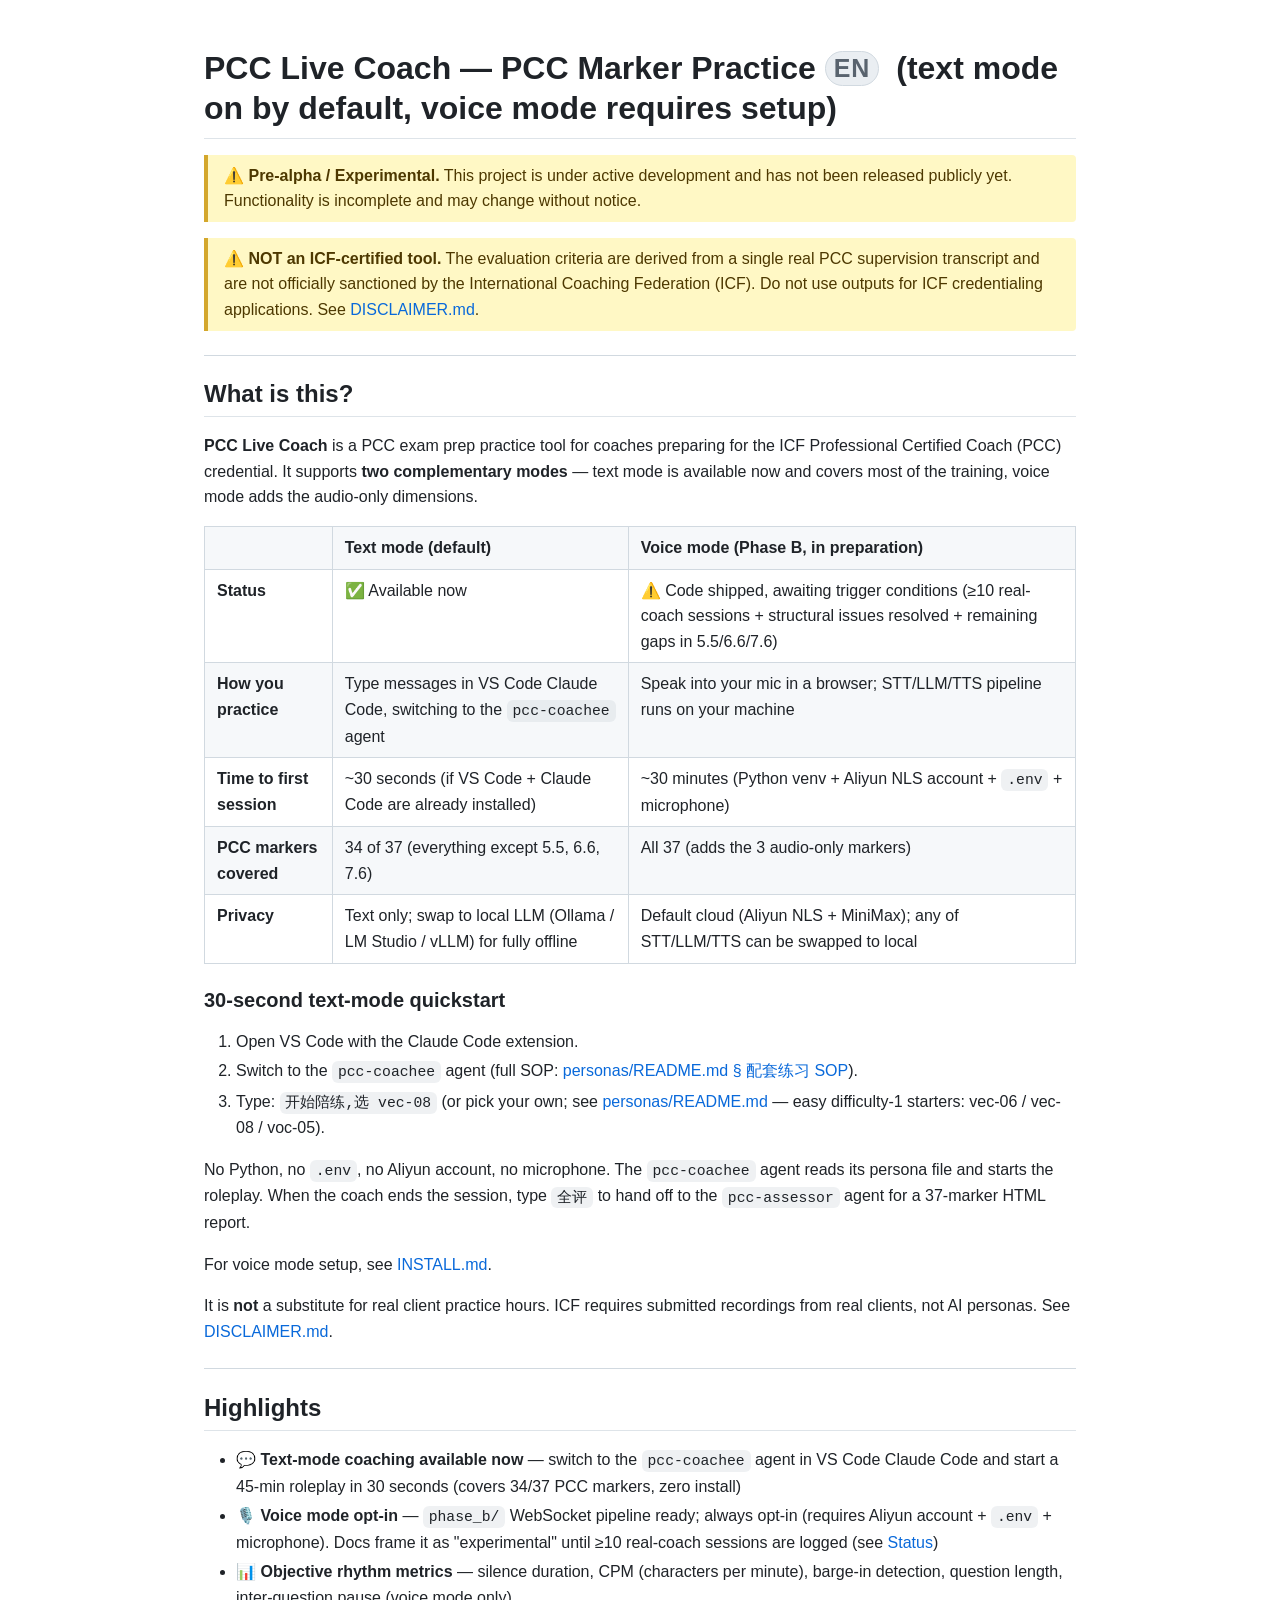
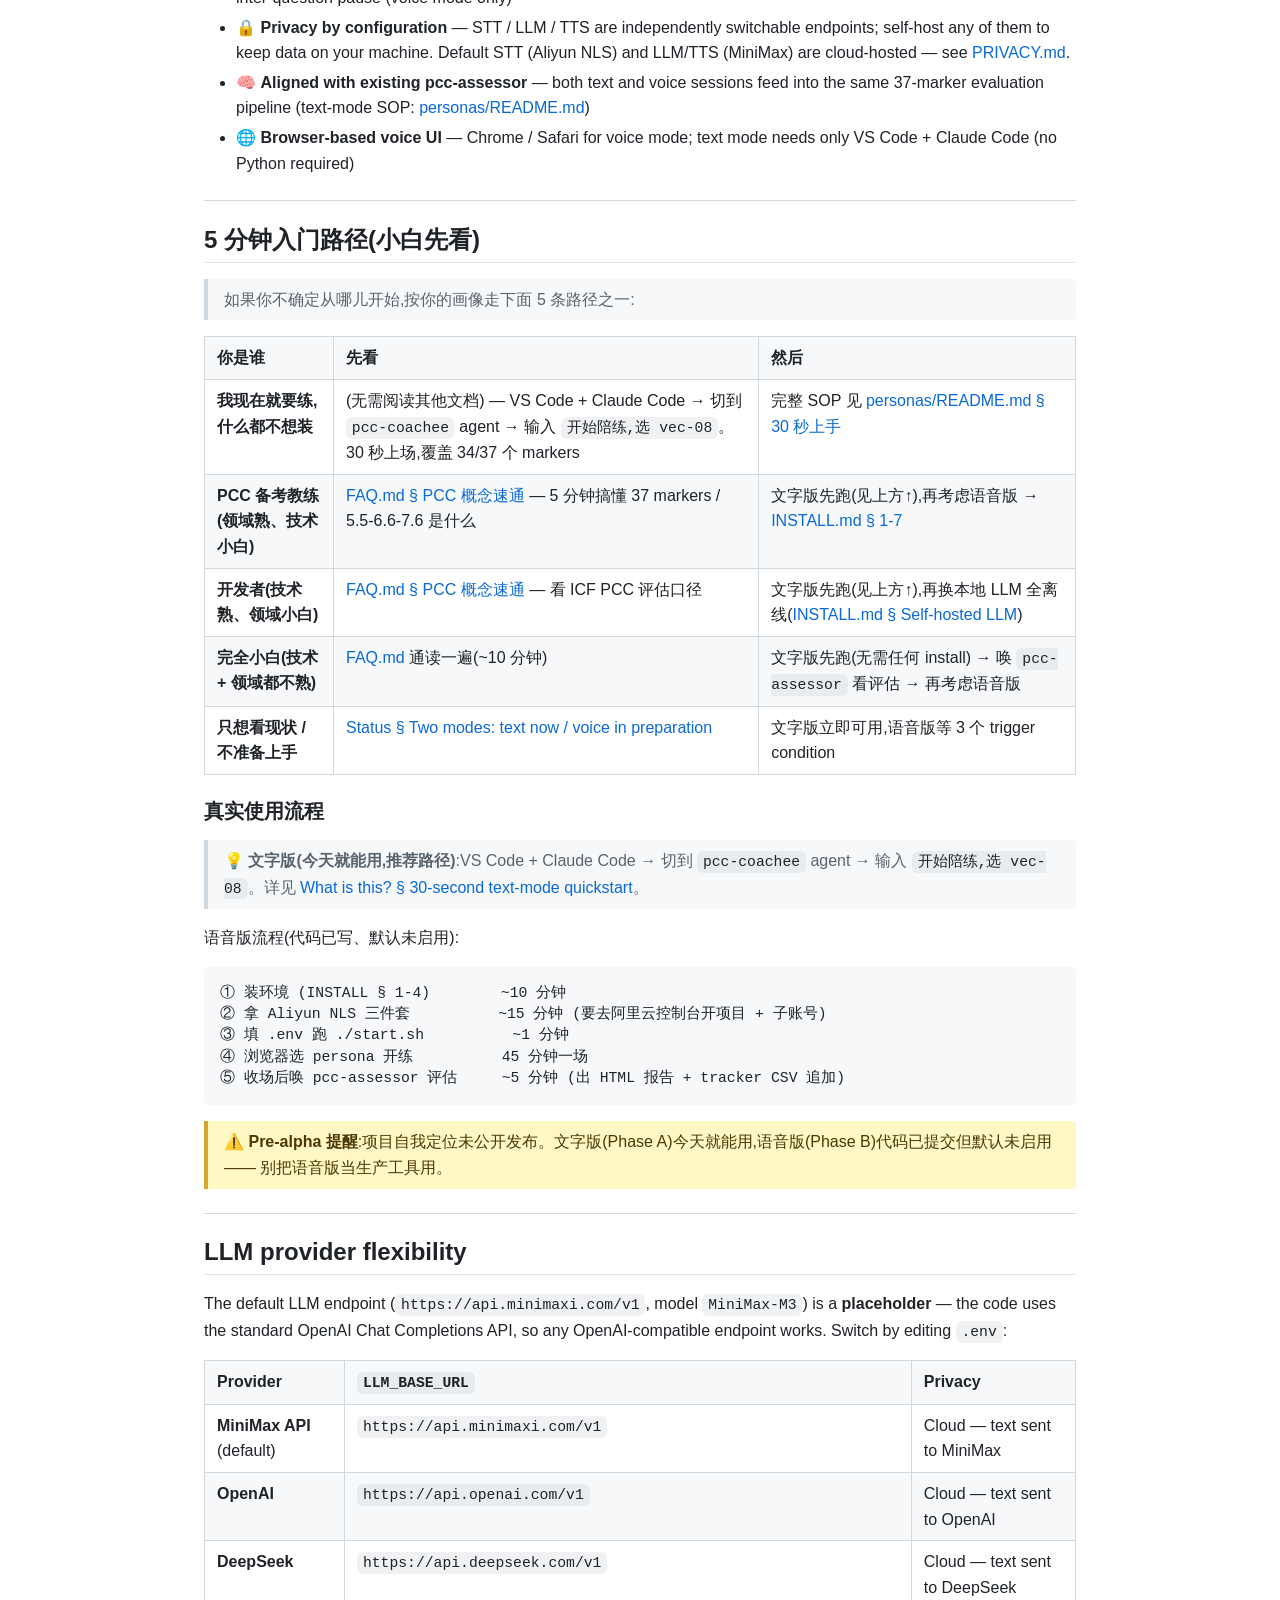
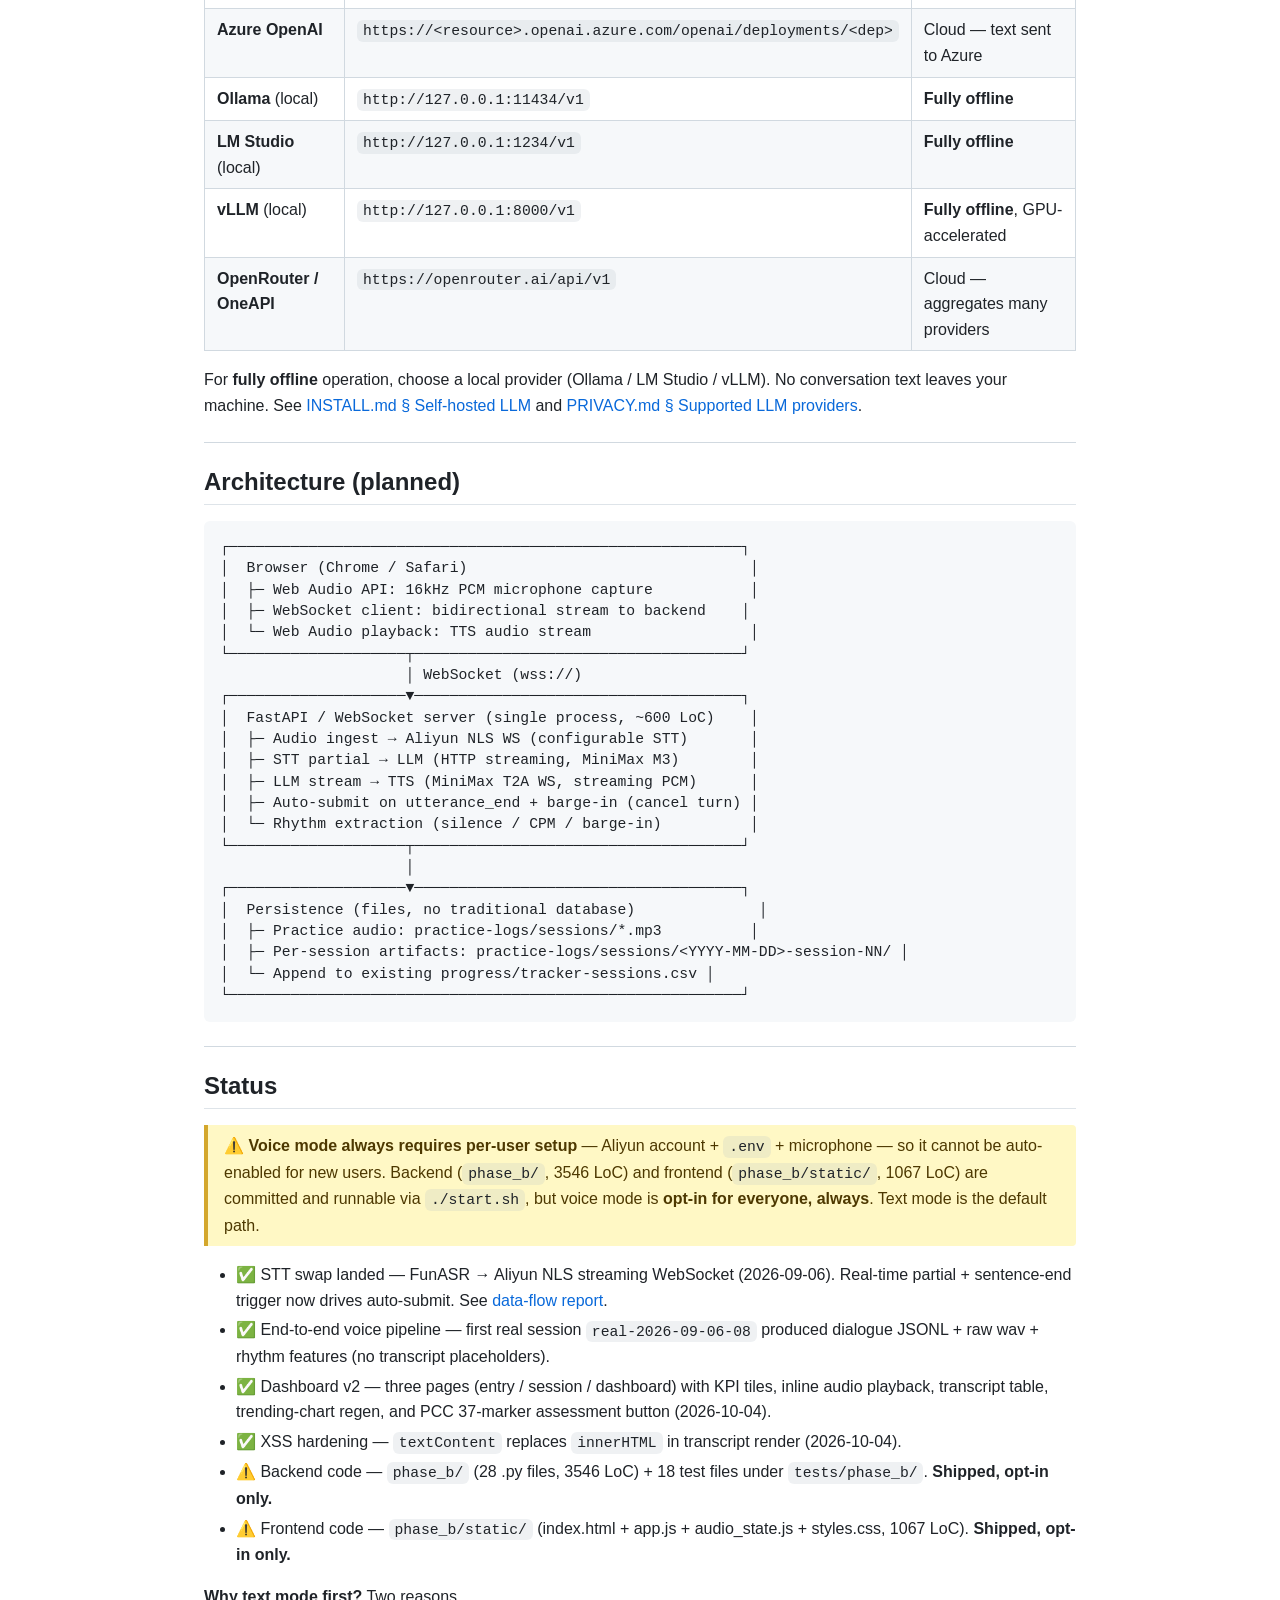
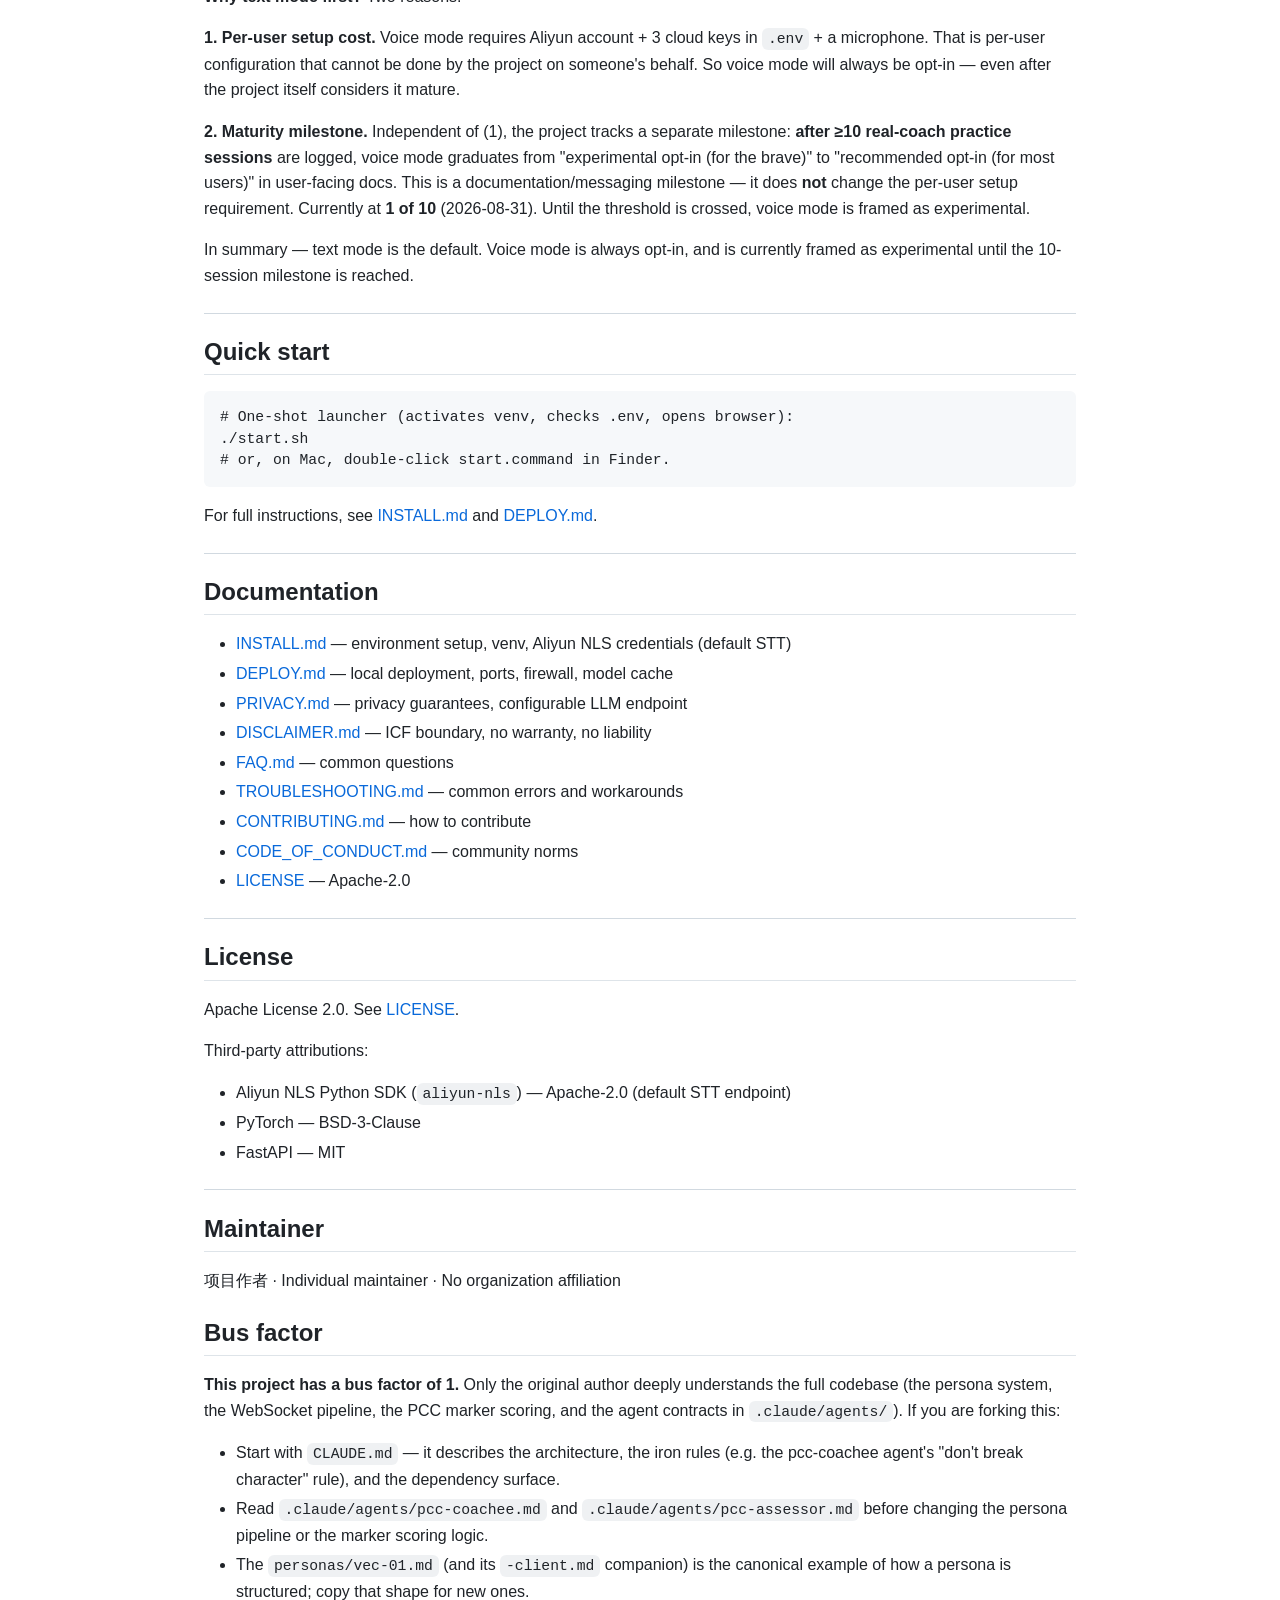
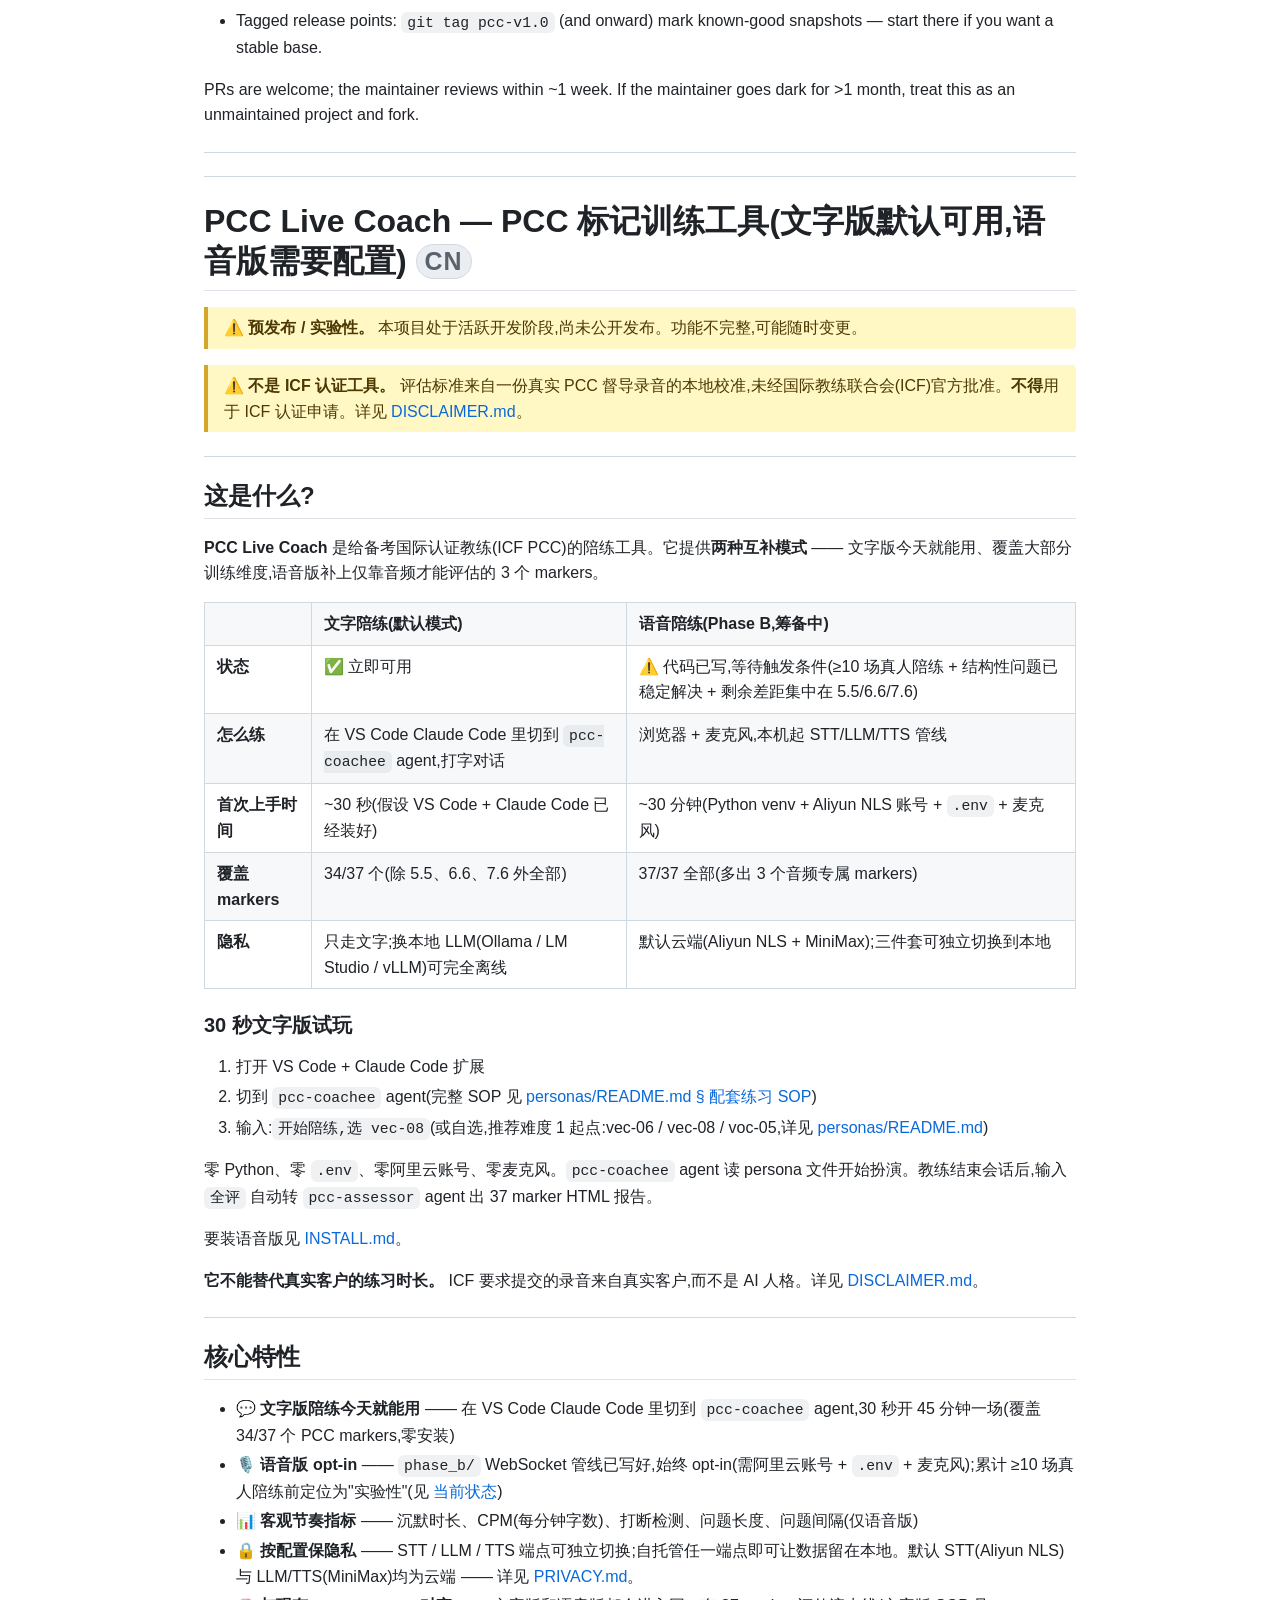
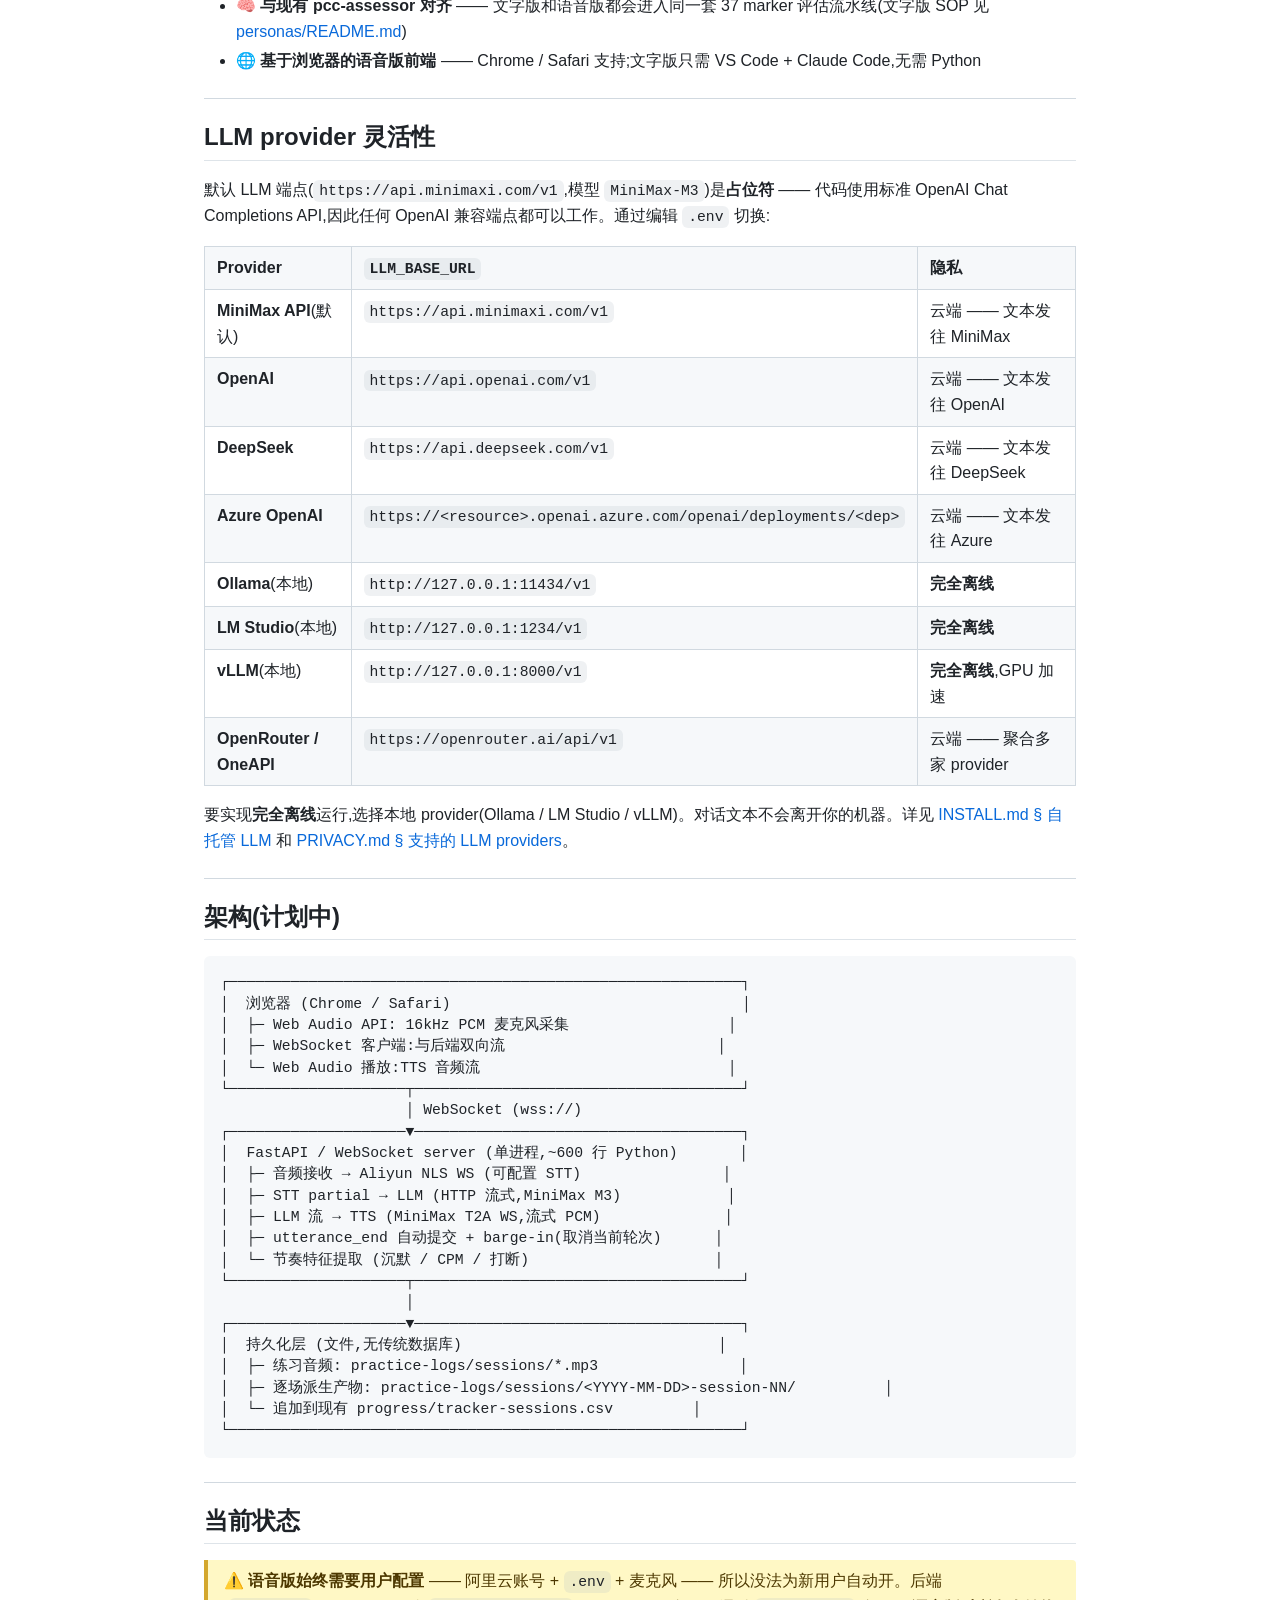
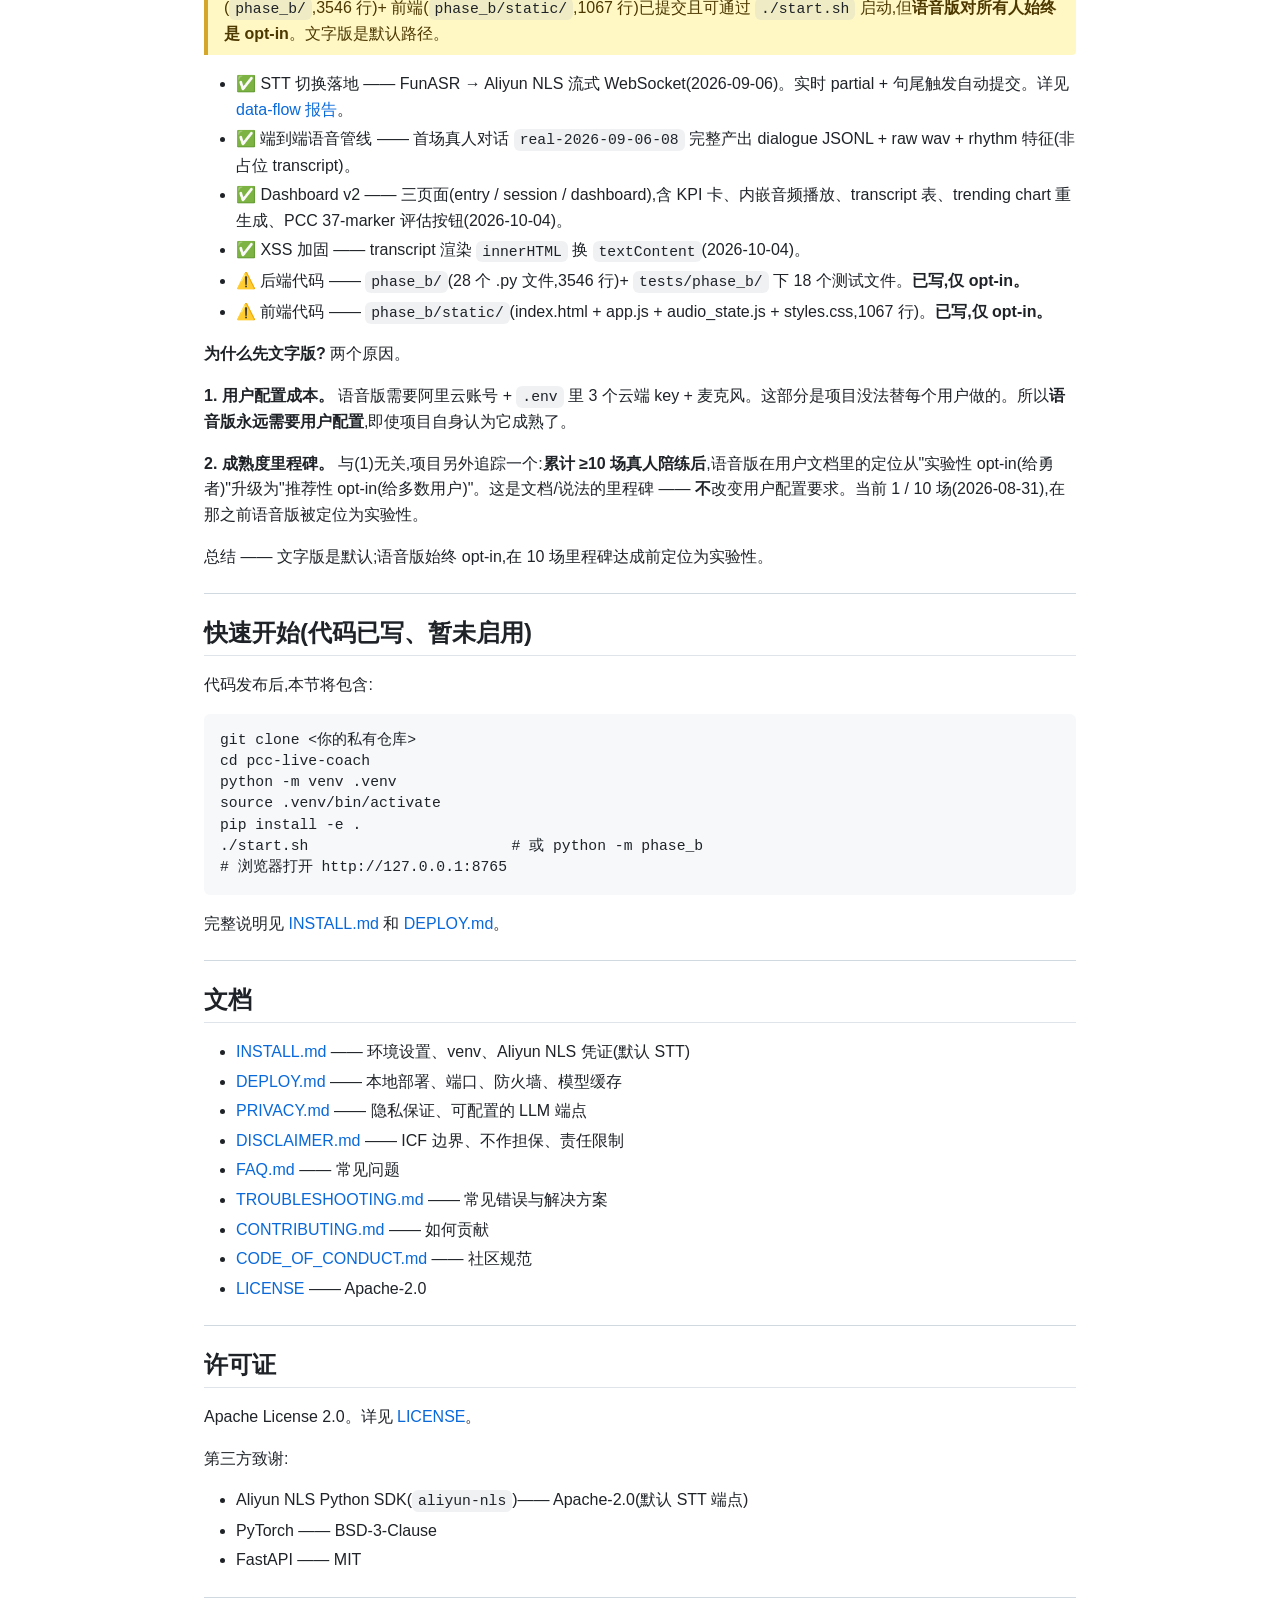
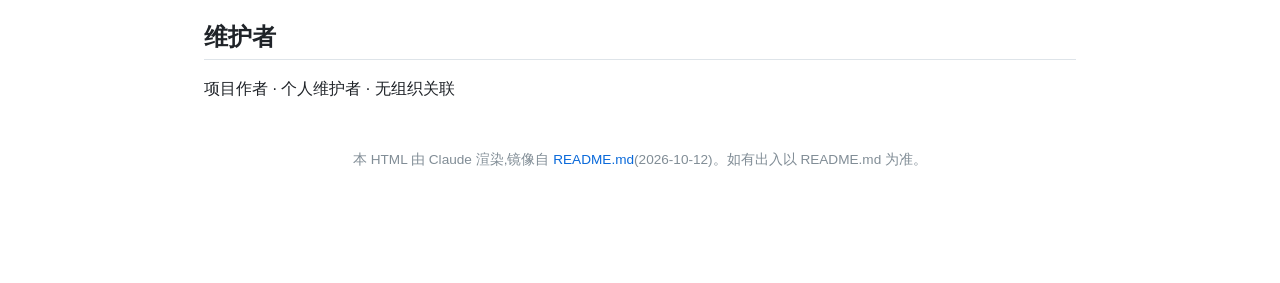
<file: README.html>
<!DOCTYPE html>
<html lang="en">
<head>
<meta charset="UTF-8">
<meta name="viewport" content="width=device-width, initial-scale=1">
<title>PCC Live Coach — PCC Marker Practice (text mode now, voice mode in preparation)</title>
<style>
:root {
  --fg: #1f2328;
  --fg-muted: #59636e;
  --fg-subtle: #818d96;
  --bg: #ffffff;
  --bg-soft: #f6f8fa;
  --bg-muted: #eaeef2;
  --border: #d1d9e0;
  --border-muted: #d1d9e0b3;
  --accent: #0969da;
  --accent-bg: #ddf4ff;
  --warning-bg: #fff8c5;
  --warning-border: #d4a72c;
  --warning-fg: #4d3800;
  --code-bg: #afb8c133;
  --code-fg: #1f2328;
  --shadow: 0 1px 3px rgba(31, 35, 40, 0.12);
  --link-fg: #0969da;
}
@media (prefers-color-scheme: dark) {
  :root {
    --fg: #e6edf3;
    --fg-muted: #9198a1;
    --fg-subtle: #6e7681;
    --bg: #0d1117;
    --bg-soft: #161b22;
    --bg-muted: #21262d;
    --border: #30363d;
    --border-muted: #30363d80;
    --accent: #2f81f7;
    --accent-bg: #0c2d6b;
    --warning-bg: #3a2d00;
    --warning-border: #9d6307;
    --warning-fg: #e3b300;
    --code-bg: #6e768166;
    --code-fg: #e6edf3;
    --shadow: 0 0 transparent;
    --link-fg: #2f81f7;
  }
}
* { box-sizing: border-box; }
html, body {
  margin: 0;
  padding: 0;
  background: var(--bg);
  color: var(--fg);
  font-family: -apple-system, BlinkMacSystemFont, "Segoe UI", "Noto Sans", Helvetica, Arial, sans-serif, "Apple Color Emoji", "Segoe UI Emoji";
  font-size: 16px;
  line-height: 1.6;
  -webkit-font-smoothing: antialiased;
}
.markdown-body {
  max-width: 920px;
  margin: 0 auto;
  padding: 48px 24px 96px;
}
.markdown-body h1,
.markdown-body h2,
.markdown-body h3,
.markdown-body h4 {
  font-weight: 600;
  line-height: 1.25;
  margin-top: 24px;
  margin-bottom: 16px;
}
.markdown-body h1 {
  font-size: 2em;
  border-bottom: 1px solid var(--border-muted);
  padding-bottom: 0.3em;
  margin-top: 0;
}
.markdown-body h2 {
  font-size: 1.5em;
  border-bottom: 1px solid var(--border-muted);
  padding-bottom: 0.3em;
}
.markdown-body h3 {
  font-size: 1.25em;
}
.markdown-body p {
  margin-top: 0;
  margin-bottom: 16px;
}
.markdown-body a {
  color: var(--link-fg);
  text-decoration: none;
}
.markdown-body a:hover {
  text-decoration: underline;
}
.markdown-body strong {
  font-weight: 600;
}
.markdown-body ul,
.markdown-body ol {
  padding-left: 2em;
  margin-top: 0;
  margin-bottom: 16px;
}
.markdown-body li {
  margin-bottom: 4px;
}
.markdown-body li > p {
  margin-bottom: 4px;
}
.markdown-body blockquote {
  margin: 0 0 16px 0;
  padding: 8px 16px;
  color: var(--fg-muted);
  border-left: 4px solid var(--border);
  background: var(--bg-soft);
  border-radius: 0 4px 4px 0;
}
.markdown-body blockquote.warning {
  border-left-color: var(--warning-border);
  background: var(--warning-bg);
  color: var(--warning-fg);
}
.markdown-body hr {
  height: 0.5px;
  border: 0;
  background: var(--border);
  margin: 24px 0;
}
.markdown-body code {
  font-family: ui-monospace, SFMono-Regular, "SF Mono", Menlo, Consolas, "Liberation Mono", monospace;
  font-size: 0.92em;
  padding: 0.2em 0.4em;
  background: var(--code-bg);
  border-radius: 6px;
  color: var(--code-fg);
}
.markdown-body pre {
  margin: 0 0 16px 0;
  padding: 16px;
  background: var(--bg-soft);
  border-radius: 6px;
  overflow-x: auto;
  font-family: ui-monospace, SFMono-Regular, "SF Mono", Menlo, Consolas, "Liberation Mono", monospace;
  font-size: 0.92em;
  line-height: 1.45;
}
.markdown-body pre code {
  padding: 0;
  background: transparent;
  font-size: 1em;
  color: var(--fg);
}
.markdown-body table {
  border-collapse: collapse;
  margin: 0 0 16px 0;
  display: block;
  overflow-x: auto;
  max-width: 100%;
}
.markdown-body table th,
.markdown-body table td {
  padding: 8px 12px;
  border: 1px solid var(--border);
  text-align: left;
  vertical-align: top;
}
.markdown-body table th {
  background: var(--bg-soft);
  font-weight: 600;
}
.markdown-body table tr:nth-child(2n) {
  background: var(--bg-soft);
}
.lang-badge {
  display: inline-block;
  font-size: 0.78em;
  font-weight: 600;
  color: var(--fg-muted);
  background: var(--bg-muted);
  border: 1px solid var(--border);
  border-radius: 999px;
  padding: 1px 8px;
  margin-right: 8px;
  vertical-align: 2px;
  letter-spacing: 0.04em;
}
</style>
</head>
<body>
<article class="markdown-body">

<h1>PCC Live Coach — PCC Marker Practice <span class="lang-badge">EN</span> (text mode on by default, voice mode requires setup)</h1>

<blockquote class="warning">⚠️ <strong>Pre-alpha / Experimental.</strong> This project is under active development and has not been released publicly yet. Functionality is incomplete and may change without notice.</blockquote>

<blockquote class="warning">⚠️ <strong>NOT an ICF-certified tool.</strong> The evaluation criteria are derived from a single real PCC supervision transcript and are not officially sanctioned by the International Coaching Federation (ICF). Do not use outputs for ICF credentialing applications. See <a href="DISCLAIMER.md">DISCLAIMER.md</a>.</blockquote>

<hr>

<h2>What is this?</h2>

<p><strong>PCC Live Coach</strong> is a PCC exam prep practice tool for coaches preparing for the ICF Professional Certified Coach (PCC) credential. It supports <strong>two complementary modes</strong> — text mode is available now and covers most of the training, voice mode adds the audio-only dimensions.</p>

<table>
<thead><tr><th></th><th>Text mode (default)</th><th>Voice mode (Phase B, in preparation)</th></tr></thead>
<tbody>
<tr><td><strong>Status</strong></td><td>✅ Available now</td><td>⚠️ Code shipped, awaiting trigger conditions (≥10 real-coach sessions + structural issues resolved + remaining gaps in 5.5/6.6/7.6)</td></tr>
<tr><td><strong>How you practice</strong></td><td>Type messages in VS Code Claude Code, switching to the <code>pcc-coachee</code> agent</td><td>Speak into your mic in a browser; STT/LLM/TTS pipeline runs on your machine</td></tr>
<tr><td><strong>Time to first session</strong></td><td>~30 seconds (if VS Code + Claude Code are already installed)</td><td>~30 minutes (Python venv + Aliyun NLS account + <code>.env</code> + microphone)</td></tr>
<tr><td><strong>PCC markers covered</strong></td><td>34 of 37 (everything except 5.5, 6.6, 7.6)</td><td>All 37 (adds the 3 audio-only markers)</td></tr>
<tr><td><strong>Privacy</strong></td><td>Text only; swap to local LLM (Ollama / LM Studio / vLLM) for fully offline</td><td>Default cloud (Aliyun NLS + MiniMax); any of STT/LLM/TTS can be swapped to local</td></tr>
</tbody>
</table>

<h3>30-second text-mode quickstart</h3>

<ol>
<li>Open VS Code with the Claude Code extension.</li>
<li>Switch to the <code>pcc-coachee</code> agent (full SOP: <a href="personas/README.md">personas/README.md § 配套练习 SOP</a>).</li>
<li>Type: <code>开始陪练,选 vec-08</code> (or pick your own; see <a href="personas/README.md">personas/README.md</a> — easy difficulty-1 starters: vec-06 / vec-08 / voc-05).</li>
</ol>

<p>No Python, no <code>.env</code>, no Aliyun account, no microphone. The <code>pcc-coachee</code> agent reads its persona file and starts the roleplay. When the coach ends the session, type <code>全评</code> to hand off to the <code>pcc-assessor</code> agent for a 37-marker HTML report.</p>

<p>For voice mode setup, see <a href="INSTALL.md">INSTALL.md</a>.</p>

<p>It is <strong>not</strong> a substitute for real client practice hours. ICF requires submitted recordings from real clients, not AI personas. See <a href="DISCLAIMER.md">DISCLAIMER.md</a>.</p>

<hr>

<h2>Highlights</h2>

<ul>
<li>💬 <strong>Text-mode coaching available now</strong> — switch to the <code>pcc-coachee</code> agent in VS Code Claude Code and start a 45-min roleplay in 30 seconds (covers 34/37 PCC markers, zero install)</li>
<li>🎙️ <strong>Voice mode opt-in</strong> — <code>phase_b/</code> WebSocket pipeline ready; always opt-in (requires Aliyun account + <code>.env</code> + microphone). Docs frame it as "experimental" until ≥10 real-coach sessions are logged (see <a href="#status">Status</a>)</li>
<li>📊 <strong>Objective rhythm metrics</strong> — silence duration, CPM (characters per minute), barge-in detection, question length, inter-question pause (voice mode only)</li>
<li>🔒 <strong>Privacy by configuration</strong> — STT / LLM / TTS are independently switchable endpoints; self-host any of them to keep data on your machine. Default STT (Aliyun NLS) and LLM/TTS (MiniMax) are cloud-hosted — see <a href="PRIVACY.md">PRIVACY.md</a>.</li>
<li>🧠 <strong>Aligned with existing pcc-assessor</strong> — both text and voice sessions feed into the same 37-marker evaluation pipeline (text-mode SOP: <a href="personas/README.md">personas/README.md</a>)</li>
<li>🌐 <strong>Browser-based voice UI</strong> — Chrome / Safari for voice mode; text mode needs only VS Code + Claude Code (no Python required)</li>
</ul>

<hr>

<h2>5 分钟入门路径(小白先看)</h2>

<blockquote>如果你不确定从哪儿开始,按你的画像走下面 5 条路径之一:</blockquote>

<table>
<thead><tr><th>你是谁</th><th>先看</th><th>然后</th></tr></thead>
<tbody>
<tr><td><strong>我现在就要练,什么都不想装</strong></td><td>(无需阅读其他文档) — VS Code + Claude Code → 切到 <code>pcc-coachee</code> agent → 输入 <code>开始陪练,选 vec-08</code>。30 秒上场,覆盖 34/37 个 markers</td><td>完整 SOP 见 <a href="personas/README.md">personas/README.md § 30 秒上手</a></td></tr>
<tr><td><strong>PCC 备考教练(领域熟、技术小白)</strong></td><td><a href="FAQ.md#pcc-概念速通领域小白">FAQ.md § PCC 概念速通</a> — 5 分钟搞懂 37 markers / 5.5-6.6-7.6 是什么</td><td>文字版先跑(见上方↑),再考虑语音版 → <a href="INSTALL.md">INSTALL.md § 1-7</a></td></tr>
<tr><td><strong>开发者(技术熟、领域小白)</strong></td><td><a href="FAQ.md#pcc-概念速通领域小白">FAQ.md § PCC 概念速通</a> — 看 ICF PCC 评估口径</td><td>文字版先跑(见上方↑),再换本地 LLM 全离线(<a href="INSTALL.md#self-hosted-llm-optional-for-full-privacy">INSTALL.md § Self-hosted LLM</a>)</td></tr>
<tr><td><strong>完全小白(技术 + 领域都不熟)</strong></td><td><a href="FAQ.md">FAQ.md</a> 通读一遍(~10 分钟)</td><td>文字版先跑(无需任何 install) → 唤 <code>pcc-assessor</code> 看评估 → 再考虑语音版</td></tr>
<tr><td><strong>只想看现状 / 不准备上手</strong></td><td><a href="#status">Status § Two modes: text now / voice in preparation</a></td><td>文字版立即可用,语音版等 3 个 trigger condition</td></tr>
</tbody>
</table>

<h3>真实使用流程</h3>

<blockquote>💡 <strong>文字版(今天就能用,推荐路径)</strong>:VS Code + Claude Code → 切到 <code>pcc-coachee</code> agent → 输入 <code>开始陪练,选 vec-08</code>。详见 <a href="#what-is-this">What is this? § 30-second text-mode quickstart</a>。</blockquote>

<p>语音版流程(代码已写、默认未启用):</p>

<pre><code>① 装环境 (INSTALL § 1-4)        ~10 分钟
② 拿 Aliyun NLS 三件套          ~15 分钟 (要去阿里云控制台开项目 + 子账号)
③ 填 .env 跑 ./start.sh          ~1 分钟
④ 浏览器选 persona 开练          45 分钟一场
⑤ 收场后唤 pcc-assessor 评估     ~5 分钟 (出 HTML 报告 + tracker CSV 追加)
</code></pre>

<blockquote class="warning">⚠️ <strong>Pre-alpha 提醒</strong>:项目自我定位未公开发布。文字版(Phase A)今天就能用,语音版(Phase B)代码已提交但默认未启用 —— 别把语音版当生产工具用。</blockquote>

<hr>

<h2>LLM provider flexibility</h2>

<p>The default LLM endpoint (<code>https://api.minimaxi.com/v1</code>, model <code>MiniMax-M3</code>) is a <strong>placeholder</strong> — the code uses the standard OpenAI Chat Completions API, so any OpenAI-compatible endpoint works. Switch by editing <code>.env</code>:</p>

<table>
<thead><tr><th>Provider</th><th><code>LLM_BASE_URL</code></th><th>Privacy</th></tr></thead>
<tbody>
<tr><td><strong>MiniMax API</strong> (default)</td><td><code>https://api.minimaxi.com/v1</code></td><td>Cloud — text sent to MiniMax</td></tr>
<tr><td><strong>OpenAI</strong></td><td><code>https://api.openai.com/v1</code></td><td>Cloud — text sent to OpenAI</td></tr>
<tr><td><strong>DeepSeek</strong></td><td><code>https://api.deepseek.com/v1</code></td><td>Cloud — text sent to DeepSeek</td></tr>
<tr><td><strong>Azure OpenAI</strong></td><td><code>https://&lt;resource&gt;.openai.azure.com/openai/deployments/&lt;dep&gt;</code></td><td>Cloud — text sent to Azure</td></tr>
<tr><td><strong>Ollama</strong> (local)</td><td><code>http://127.0.0.1:11434/v1</code></td><td><strong>Fully offline</strong></td></tr>
<tr><td><strong>LM Studio</strong> (local)</td><td><code>http://127.0.0.1:1234/v1</code></td><td><strong>Fully offline</strong></td></tr>
<tr><td><strong>vLLM</strong> (local)</td><td><code>http://127.0.0.1:8000/v1</code></td><td><strong>Fully offline</strong>, GPU-accelerated</td></tr>
<tr><td><strong>OpenRouter / OneAPI</strong></td><td><code>https://openrouter.ai/api/v1</code></td><td>Cloud — aggregates many providers</td></tr>
</tbody>
</table>

<p>For <strong>fully offline</strong> operation, choose a local provider (Ollama / LM Studio / vLLM). No conversation text leaves your machine. See <a href="INSTALL.md#self-hosted-llm-optional-for-full-privacy">INSTALL.md § Self-hosted LLM</a> and <a href="PRIVACY.md#supported-llm-providers">PRIVACY.md § Supported LLM providers</a>.</p>

<hr>

<h2>Architecture (planned)</h2>

<pre><code>┌──────────────────────────────────────────────────────────┐
│  Browser (Chrome / Safari)                                │
│  ├─ Web Audio API: 16kHz PCM microphone capture           │
│  ├─ WebSocket client: bidirectional stream to backend    │
│  └─ Web Audio playback: TTS audio stream                  │
└────────────────────┬─────────────────────────────────────┘
                     │ WebSocket (wss://)
┌────────────────────▼─────────────────────────────────────┐
│  FastAPI / WebSocket server (single process, ~600 LoC)    │
│  ├─ Audio ingest → Aliyun NLS WS (configurable STT)       │
│  ├─ STT partial → LLM (HTTP streaming, MiniMax M3)        │
│  ├─ LLM stream → TTS (MiniMax T2A WS, streaming PCM)      │
│  ├─ Auto-submit on utterance_end + barge-in (cancel turn) │
│  └─ Rhythm extraction (silence / CPM / barge-in)          │
└────────────────────┬─────────────────────────────────────┘
                     │
┌────────────────────▼─────────────────────────────────────┐
│  Persistence (files, no traditional database)              │
│  ├─ Practice audio: practice-logs/sessions/*.mp3          │
│  ├─ Per-session artifacts: practice-logs/sessions/&lt;YYYY-MM-DD&gt;-session-NN/ │
│  └─ Append to existing progress/tracker-sessions.csv │
└──────────────────────────────────────────────────────────┘
</code></pre>

<hr>

<h2 id="status">Status</h2>

<blockquote class="warning">⚠️ <strong>Voice mode always requires per-user setup</strong> — Aliyun account + <code>.env</code> + microphone — so it cannot be auto-enabled for new users. Backend (<code>phase_b/</code>, 3546 LoC) and frontend (<code>phase_b/static/</code>, 1067 LoC) are committed and runnable via <code>./start.sh</code>, but voice mode is <strong>opt-in for everyone, always</strong>. Text mode is the default path.</blockquote>

<ul>
<li>✅ STT swap landed — FunASR → Aliyun NLS streaming WebSocket (2026-09-06). Real-time partial + sentence-end trigger now drives auto-submit. See <a href="phase_b/_reports/phase-b-data-flow-2026-09-06.md">data-flow report</a>.</li>
<li>✅ End-to-end voice pipeline — first real session <code>real-2026-09-06-08</code> produced dialogue JSONL + raw wav + rhythm features (no transcript placeholders).</li>
<li>✅ Dashboard v2 — three pages (entry / session / dashboard) with KPI tiles, inline audio playback, transcript table, trending-chart regen, and PCC 37-marker assessment button (2026-10-04).</li>
<li>✅ XSS hardening — <code>textContent</code> replaces <code>innerHTML</code> in transcript render (2026-10-04).</li>
<li>⚠️ Backend code — <code>phase_b/</code> (28 .py files, 3546 LoC) + 18 test files under <code>tests/phase_b/</code>. <strong>Shipped, opt-in only.</strong></li>
<li>⚠️ Frontend code — <code>phase_b/static/</code> (index.html + app.js + audio_state.js + styles.css, 1067 LoC). <strong>Shipped, opt-in only.</strong></li>
</ul>

<p><strong>Why text mode first?</strong> Two reasons.</p>

<p><strong>1. Per-user setup cost.</strong> Voice mode requires Aliyun account + 3 cloud keys in <code>.env</code> + a microphone. That is per-user configuration that cannot be done by the project on someone's behalf. So voice mode will always be opt-in — even after the project itself considers it mature.</p>

<p><strong>2. Maturity milestone.</strong> Independent of (1), the project tracks a separate milestone: <strong>after ≥10 real-coach practice sessions</strong> are logged, voice mode graduates from "experimental opt-in (for the brave)" to "recommended opt-in (for most users)" in user-facing docs. This is a documentation/messaging milestone — it does <strong>not</strong> change the per-user setup requirement. Currently at <strong>1 of 10</strong> (2026-08-31). Until the threshold is crossed, voice mode is framed as experimental.</p>

<p>In summary — text mode is the default. Voice mode is always opt-in, and is currently framed as experimental until the 10-session milestone is reached.</p>

<hr>

<h2 id="quick-start">Quick start</h2>

<pre><code class="language-bash"># One-shot launcher (activates venv, checks .env, opens browser):
./start.sh
# or, on Mac, double-click start.command in Finder.
</code></pre>

<p>For full instructions, see <a href="INSTALL.md">INSTALL.md</a> and <a href="DEPLOY.md">DEPLOY.md</a>.</p>

<hr>

<h2>Documentation</h2>

<ul>
<li><a href="INSTALL.md">INSTALL.md</a> — environment setup, venv, Aliyun NLS credentials (default STT)</li>
<li><a href="DEPLOY.md">DEPLOY.md</a> — local deployment, ports, firewall, model cache</li>
<li><a href="PRIVACY.md">PRIVACY.md</a> — privacy guarantees, configurable LLM endpoint</li>
<li><a href="DISCLAIMER.md">DISCLAIMER.md</a> — ICF boundary, no warranty, no liability</li>
<li><a href="FAQ.md">FAQ.md</a> — common questions</li>
<li><a href="TROUBLESHOOTING.md">TROUBLESHOOTING.md</a> — common errors and workarounds</li>
<li><a href="CONTRIBUTING.md">CONTRIBUTING.md</a> — how to contribute</li>
<li><a href="CODE_OF_CONDUCT.md">CODE_OF_CONDUCT.md</a> — community norms</li>
<li><a href="LICENSE">LICENSE</a> — Apache-2.0</li>
</ul>

<hr>

<h2>License</h2>

<p>Apache License 2.0. See <a href="LICENSE">LICENSE</a>.</p>

<p>Third-party attributions:</p>

<ul>
<li>Aliyun NLS Python SDK (<code>aliyun-nls</code>) — Apache-2.0 (default STT endpoint)</li>
<li>PyTorch — BSD-3-Clause</li>
<li>FastAPI — MIT</li>
</ul>

<hr>

<h2>Maintainer</h2>

<p>项目作者 · Individual maintainer · No organization affiliation</p>

<h2>Bus factor</h2>

<p><strong>This project has a bus factor of 1.</strong> Only the original author deeply understands the full codebase (the persona system, the WebSocket pipeline, the PCC marker scoring, and the agent contracts in <code>.claude/agents/</code>). If you are forking this:</p>

<ul>
<li>Start with <a href="CLAUDE.md"><code>CLAUDE.md</code></a> — it describes the architecture, the iron rules (e.g. the pcc-coachee agent's "don't break character" rule), and the dependency surface.</li>
<li>Read <code>.claude/agents/pcc-coachee.md</code> and <code>.claude/agents/pcc-assessor.md</code> before changing the persona pipeline or the marker scoring logic.</li>
<li>The <code>personas/vec-01.md</code> (and its <code>-client.md</code> companion) is the canonical example of how a persona is structured; copy that shape for new ones.</li>
<li>Tagged release points: <code>git tag pcc-v1.0</code> (and onward) mark known-good snapshots — start there if you want a stable base.</li>
</ul>

<p>PRs are welcome; the maintainer reviews within ~1 week. If the maintainer goes dark for &gt;1 month, treat this as an unmaintained project and fork.</p>

<hr>
<hr>

<h1>PCC Live Coach — PCC 标记训练工具(文字版默认可用,语音版需要配置) <span class="lang-badge">CN</span></h1>

<blockquote class="warning">⚠️ <strong>预发布 / 实验性。</strong> 本项目处于活跃开发阶段,尚未公开发布。功能不完整,可能随时变更。</blockquote>

<blockquote class="warning">⚠️ <strong>不是 ICF 认证工具。</strong> 评估标准来自一份真实 PCC 督导录音的本地校准,未经国际教练联合会(ICF)官方批准。<strong>不得</strong>用于 ICF 认证申请。详见 <a href="DISCLAIMER.md">DISCLAIMER.md</a>。</blockquote>

<hr>

<h2>这是什么?</h2>

<p><strong>PCC Live Coach</strong> 是给备考国际认证教练(ICF PCC)的陪练工具。它提供<strong>两种互补模式</strong> —— 文字版今天就能用、覆盖大部分训练维度,语音版补上仅靠音频才能评估的 3 个 markers。</p>

<table>
<thead><tr><th></th><th>文字陪练(默认模式)</th><th>语音陪练(Phase B,筹备中)</th></tr></thead>
<tbody>
<tr><td><strong>状态</strong></td><td>✅ 立即可用</td><td>⚠️ 代码已写,等待触发条件(≥10 场真人陪练 + 结构性问题已稳定解决 + 剩余差距集中在 5.5/6.6/7.6)</td></tr>
<tr><td><strong>怎么练</strong></td><td>在 VS Code Claude Code 里切到 <code>pcc-coachee</code> agent,打字对话</td><td>浏览器 + 麦克风,本机起 STT/LLM/TTS 管线</td></tr>
<tr><td><strong>首次上手时间</strong></td><td>~30 秒(假设 VS Code + Claude Code 已经装好)</td><td>~30 分钟(Python venv + Aliyun NLS 账号 + <code>.env</code> + 麦克风)</td></tr>
<tr><td><strong>覆盖 markers</strong></td><td>34/37 个(除 5.5、6.6、7.6 外全部)</td><td>37/37 全部(多出 3 个音频专属 markers)</td></tr>
<tr><td><strong>隐私</strong></td><td>只走文字;换本地 LLM(Ollama / LM Studio / vLLM)可完全离线</td><td>默认云端(Aliyun NLS + MiniMax);三件套可独立切换到本地</td></tr>
</tbody>
</table>

<h3>30 秒文字版试玩</h3>

<ol>
<li>打开 VS Code + Claude Code 扩展</li>
<li>切到 <code>pcc-coachee</code> agent(完整 SOP 见 <a href="personas/README.md">personas/README.md § 配套练习 SOP</a>)</li>
<li>输入:<code>开始陪练,选 vec-08</code>(或自选,推荐难度 1 起点:vec-06 / vec-08 / voc-05,详见 <a href="personas/README.md">personas/README.md</a>)</li>
</ol>

<p>零 Python、零 <code>.env</code>、零阿里云账号、零麦克风。<code>pcc-coachee</code> agent 读 persona 文件开始扮演。教练结束会话后,输入 <code>全评</code> 自动转 <code>pcc-assessor</code> agent 出 37 marker HTML 报告。</p>

<p>要装语音版见 <a href="INSTALL.md">INSTALL.md</a>。</p>

<p><strong>它不能替代真实客户的练习时长。</strong> ICF 要求提交的录音来自真实客户,而不是 AI 人格。详见 <a href="DISCLAIMER.md">DISCLAIMER.md</a>。</p>

<hr>

<h2>核心特性</h2>

<ul>
<li>💬 <strong>文字版陪练今天就能用</strong> —— 在 VS Code Claude Code 里切到 <code>pcc-coachee</code> agent,30 秒开 45 分钟一场(覆盖 34/37 个 PCC markers,零安装)</li>
<li>🎙️ <strong>语音版 opt-in</strong> —— <code>phase_b/</code> WebSocket 管线已写好,始终 opt-in(需阿里云账号 + <code>.env</code> + 麦克风);累计 ≥10 场真人陪练前定位为"实验性"(见 <a href="#当前状态">当前状态</a>)</li>
<li>📊 <strong>客观节奏指标</strong> —— 沉默时长、CPM(每分钟字数)、打断检测、问题长度、问题间隔(仅语音版)</li>
<li>🔒 <strong>按配置保隐私</strong> —— STT / LLM / TTS 端点可独立切换;自托管任一端点即可让数据留在本地。默认 STT(Aliyun NLS)与 LLM/TTS(MiniMax)均为云端 —— 详见 <a href="PRIVACY.md">PRIVACY.md</a>。</li>
<li>🧠 <strong>与现有 pcc-assessor 对齐</strong> —— 文字版和语音版都会进入同一套 37 marker 评估流水线(文字版 SOP 见 <a href="personas/README.md">personas/README.md</a>)</li>
<li>🌐 <strong>基于浏览器的语音版前端</strong> —— Chrome / Safari 支持;文字版只需 VS Code + Claude Code,无需 Python</li>
</ul>

<hr>

<h2>LLM provider 灵活性</h2>

<p>默认 LLM 端点(<code>https://api.minimaxi.com/v1</code>,模型 <code>MiniMax-M3</code>)是<strong>占位符</strong> —— 代码使用标准 OpenAI Chat Completions API,因此任何 OpenAI 兼容端点都可以工作。通过编辑 <code>.env</code> 切换:</p>

<table>
<thead><tr><th>Provider</th><th><code>LLM_BASE_URL</code></th><th>隐私</th></tr></thead>
<tbody>
<tr><td><strong>MiniMax API</strong>(默认)</td><td><code>https://api.minimaxi.com/v1</code></td><td>云端 —— 文本发往 MiniMax</td></tr>
<tr><td><strong>OpenAI</strong></td><td><code>https://api.openai.com/v1</code></td><td>云端 —— 文本发往 OpenAI</td></tr>
<tr><td><strong>DeepSeek</strong></td><td><code>https://api.deepseek.com/v1</code></td><td>云端 —— 文本发往 DeepSeek</td></tr>
<tr><td><strong>Azure OpenAI</strong></td><td><code>https://&lt;resource&gt;.openai.azure.com/openai/deployments/&lt;dep&gt;</code></td><td>云端 —— 文本发往 Azure</td></tr>
<tr><td><strong>Ollama</strong>(本地)</td><td><code>http://127.0.0.1:11434/v1</code></td><td><strong>完全离线</strong></td></tr>
<tr><td><strong>LM Studio</strong>(本地)</td><td><code>http://127.0.0.1:1234/v1</code></td><td><strong>完全离线</strong></td></tr>
<tr><td><strong>vLLM</strong>(本地)</td><td><code>http://127.0.0.1:8000/v1</code></td><td><strong>完全离线</strong>,GPU 加速</td></tr>
<tr><td><strong>OpenRouter / OneAPI</strong></td><td><code>https://openrouter.ai/api/v1</code></td><td>云端 —— 聚合多家 provider</td></tr>
</tbody>
</table>

<p>要实现<strong>完全离线</strong>运行,选择本地 provider(Ollama / LM Studio / vLLM)。对话文本不会离开你的机器。详见 <a href="INSTALL.md#自托管-llm可选完全隐私">INSTALL.md § 自托管 LLM</a> 和 <a href="PRIVACY.md#支持的-llm-providers">PRIVACY.md § 支持的 LLM providers</a>。</p>

<hr>

<h2>架构(计划中)</h2>

<pre><code>┌──────────────────────────────────────────────────────────┐
│  浏览器 (Chrome / Safari)                                 │
│  ├─ Web Audio API: 16kHz PCM 麦克风采集                  │
│  ├─ WebSocket 客户端:与后端双向流                        │
│  └─ Web Audio 播放:TTS 音频流                            │
└────────────────────┬─────────────────────────────────────┘
                     │ WebSocket (wss://)
┌────────────────────▼─────────────────────────────────────┐
│  FastAPI / WebSocket server (单进程,~600 行 Python)       │
│  ├─ 音频接收 → Aliyun NLS WS (可配置 STT)                │
│  ├─ STT partial → LLM (HTTP 流式,MiniMax M3)            │
│  ├─ LLM 流 → TTS (MiniMax T2A WS,流式 PCM)              │
│  ├─ utterance_end 自动提交 + barge-in(取消当前轮次)      │
│  └─ 节奏特征提取 (沉默 / CPM / 打断)                     │
└────────────────────┬─────────────────────────────────────┘
                     │
┌────────────────────▼─────────────────────────────────────┐
│  持久化层 (文件,无传统数据库)                             │
│  ├─ 练习音频: practice-logs/sessions/*.mp3                │
│  ├─ 逐场派生产物: practice-logs/sessions/&lt;YYYY-MM-DD&gt;-session-NN/          │
│  └─ 追加到现有 progress/tracker-sessions.csv         │
└──────────────────────────────────────────────────────────┘
</code></pre>

<hr>

<h2>当前状态</h2>

<blockquote class="warning">⚠️ <strong>语音版始终需要用户配置</strong> —— 阿里云账号 + <code>.env</code> + 麦克风 —— 所以没法为新用户自动开。后端(<code>phase_b/</code>,3546 行)+ 前端(<code>phase_b/static/</code>,1067 行)已提交且可通过 <code>./start.sh</code> 启动,但<strong>语音版对所有人始终是 opt-in</strong>。文字版是默认路径。</blockquote>

<ul>
<li>✅ STT 切换落地 —— FunASR → Aliyun NLS 流式 WebSocket(2026-09-06)。实时 partial + 句尾触发自动提交。详见 <a href="phase_b/_reports/phase-b-data-flow-2026-09-06.md">data-flow 报告</a>。</li>
<li>✅ 端到端语音管线 —— 首场真人对话 <code>real-2026-09-06-08</code> 完整产出 dialogue JSONL + raw wav + rhythm 特征(非占位 transcript)。</li>
<li>✅ Dashboard v2 —— 三页面(entry / session / dashboard),含 KPI 卡、内嵌音频播放、transcript 表、trending chart 重生成、PCC 37-marker 评估按钮(2026-10-04)。</li>
<li>✅ XSS 加固 —— transcript 渲染 <code>innerHTML</code> 换 <code>textContent</code>(2026-10-04)。</li>
<li>⚠️ 后端代码 —— <code>phase_b/</code>(28 个 .py 文件,3546 行)+ <code>tests/phase_b/</code> 下 18 个测试文件。<strong>已写,仅 opt-in。</strong></li>
<li>⚠️ 前端代码 —— <code>phase_b/static/</code>(index.html + app.js + audio_state.js + styles.css,1067 行)。<strong>已写,仅 opt-in。</strong></li>
</ul>

<p><strong>为什么先文字版?</strong> 两个原因。</p>

<p><strong>1. 用户配置成本。</strong> 语音版需要阿里云账号 + <code>.env</code> 里 3 个云端 key + 麦克风。这部分是项目没法替每个用户做的。所以<strong>语音版永远需要用户配置</strong>,即使项目自身认为它成熟了。</p>

<p><strong>2. 成熟度里程碑。</strong> 与(1)无关,项目另外追踪一个:<strong>累计 ≥10 场真人陪练后</strong>,语音版在用户文档里的定位从"实验性 opt-in(给勇者)"升级为"推荐性 opt-in(给多数用户)"。这是文档/说法的里程碑 —— <strong>不</strong>改变用户配置要求。当前 1 / 10 场(2026-08-31),在那之前语音版被定位为实验性。</p>

<p>总结 —— 文字版是默认;语音版始终 opt-in,在 10 场里程碑达成前定位为实验性。</p>

<hr>

<h2>快速开始(代码已写、暂未启用)</h2>

<p>代码发布后,本节将包含:</p>

<pre><code class="language-bash">git clone &lt;你的私有仓库&gt;
cd pcc-live-coach
python -m venv .venv
source .venv/bin/activate
pip install -e .
./start.sh                       # 或 python -m phase_b
# 浏览器打开 http://127.0.0.1:8765
</code></pre>

<p>完整说明见 <a href="INSTALL.md">INSTALL.md</a> 和 <a href="DEPLOY.md">DEPLOY.md</a>。</p>

<hr>

<h2>文档</h2>

<ul>
<li><a href="INSTALL.md">INSTALL.md</a> —— 环境设置、venv、Aliyun NLS 凭证(默认 STT)</li>
<li><a href="DEPLOY.md">DEPLOY.md</a> —— 本地部署、端口、防火墙、模型缓存</li>
<li><a href="PRIVACY.md">PRIVACY.md</a> —— 隐私保证、可配置的 LLM 端点</li>
<li><a href="DISCLAIMER.md">DISCLAIMER.md</a> —— ICF 边界、不作担保、责任限制</li>
<li><a href="FAQ.md">FAQ.md</a> —— 常见问题</li>
<li><a href="TROUBLESHOOTING.md">TROUBLESHOOTING.md</a> —— 常见错误与解决方案</li>
<li><a href="CONTRIBUTING.md">CONTRIBUTING.md</a> —— 如何贡献</li>
<li><a href="CODE_OF_CONDUCT.md">CODE_OF_CONDUCT.md</a> —— 社区规范</li>
<li><a href="LICENSE">LICENSE</a> —— Apache-2.0</li>
</ul>

<hr>

<h2>许可证</h2>

<p>Apache License 2.0。详见 <a href="LICENSE">LICENSE</a>。</p>

<p>第三方致谢:</p>

<ul>
<li>Aliyun NLS Python SDK(<code>aliyun-nls</code>)—— Apache-2.0(默认 STT 端点)</li>
<li>PyTorch —— BSD-3-Clause</li>
<li>FastAPI —— MIT</li>
</ul>

<hr>

<h2>维护者</h2>

<p>项目作者 · 个人维护者 · 无组织关联</p>

<p style="margin-top: 48px; font-size: 0.85em; color: var(--fg-subtle); text-align: center;">本 HTML 由 Claude 渲染,镜像自 <a href="README.md">README.md</a>(2026-10-12)。如有出入以 README.md 为准。</p>

</article>
</body>
</html>
</file>
